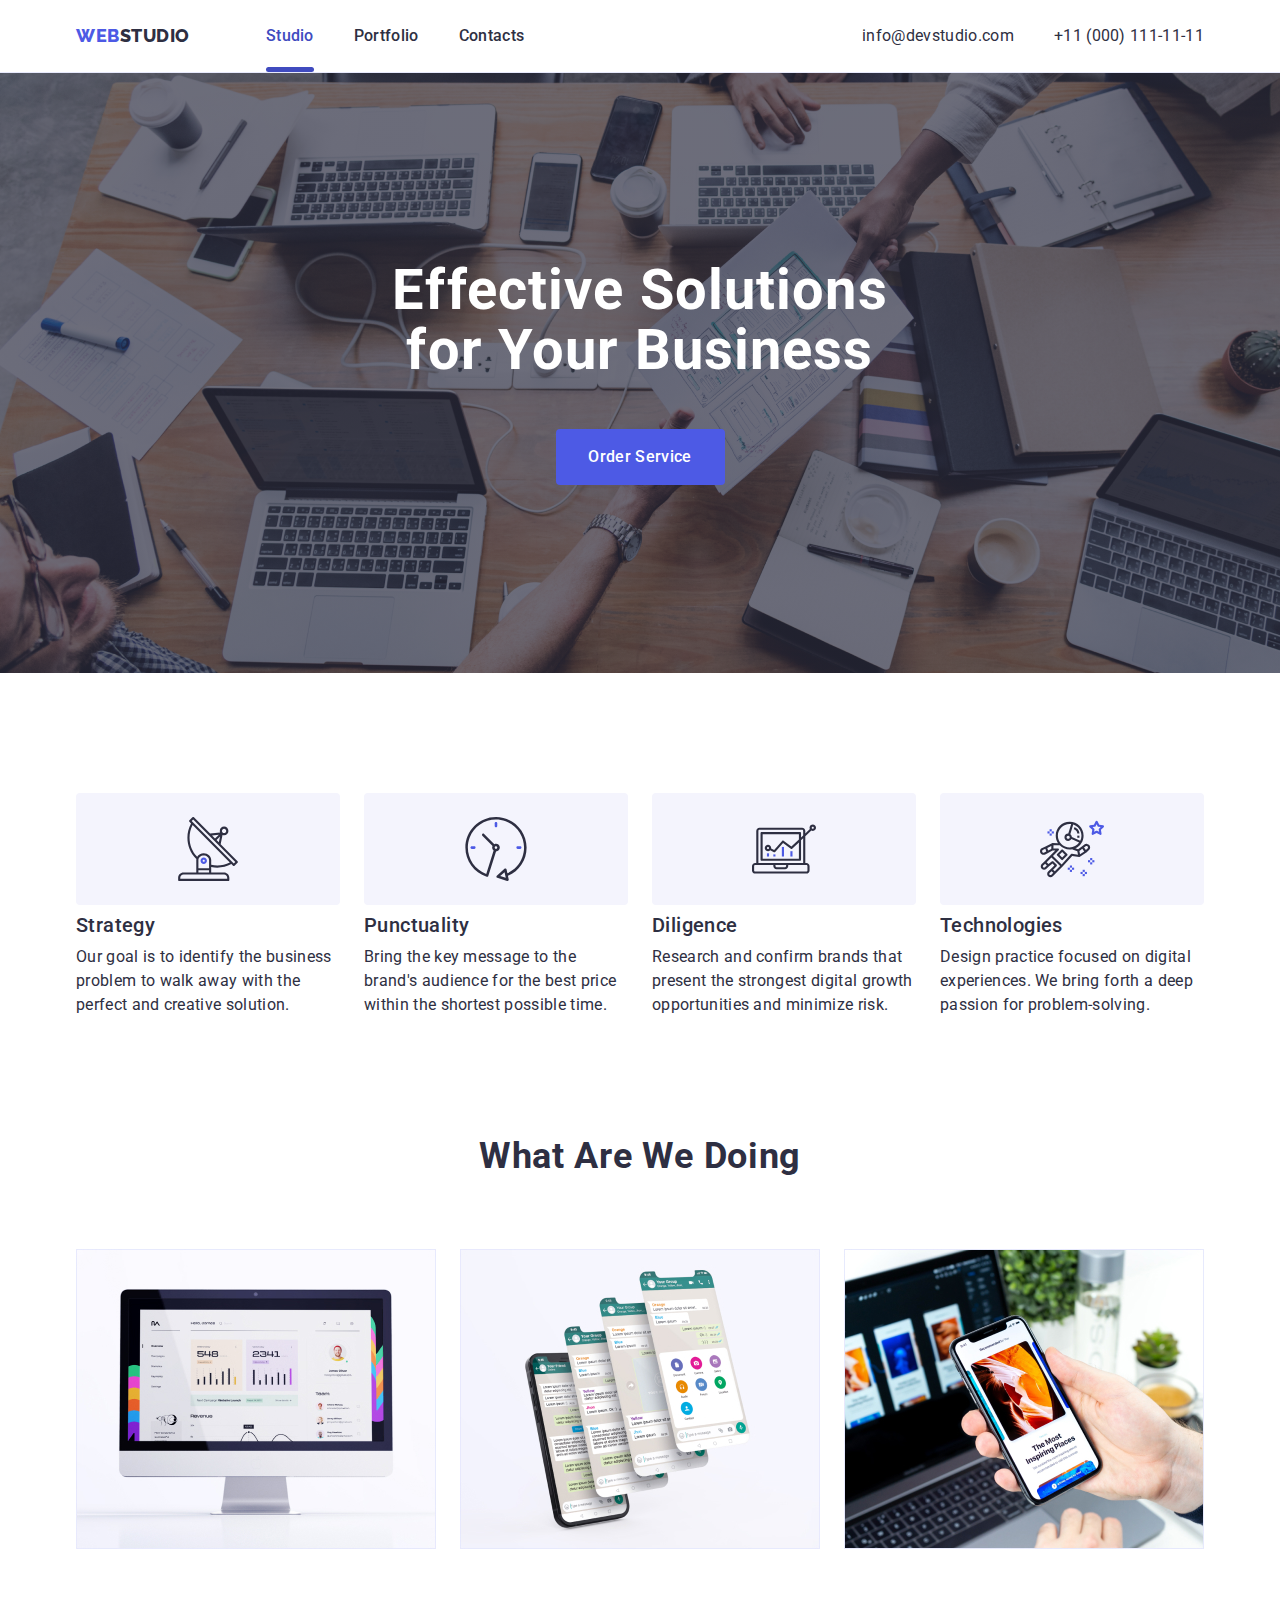
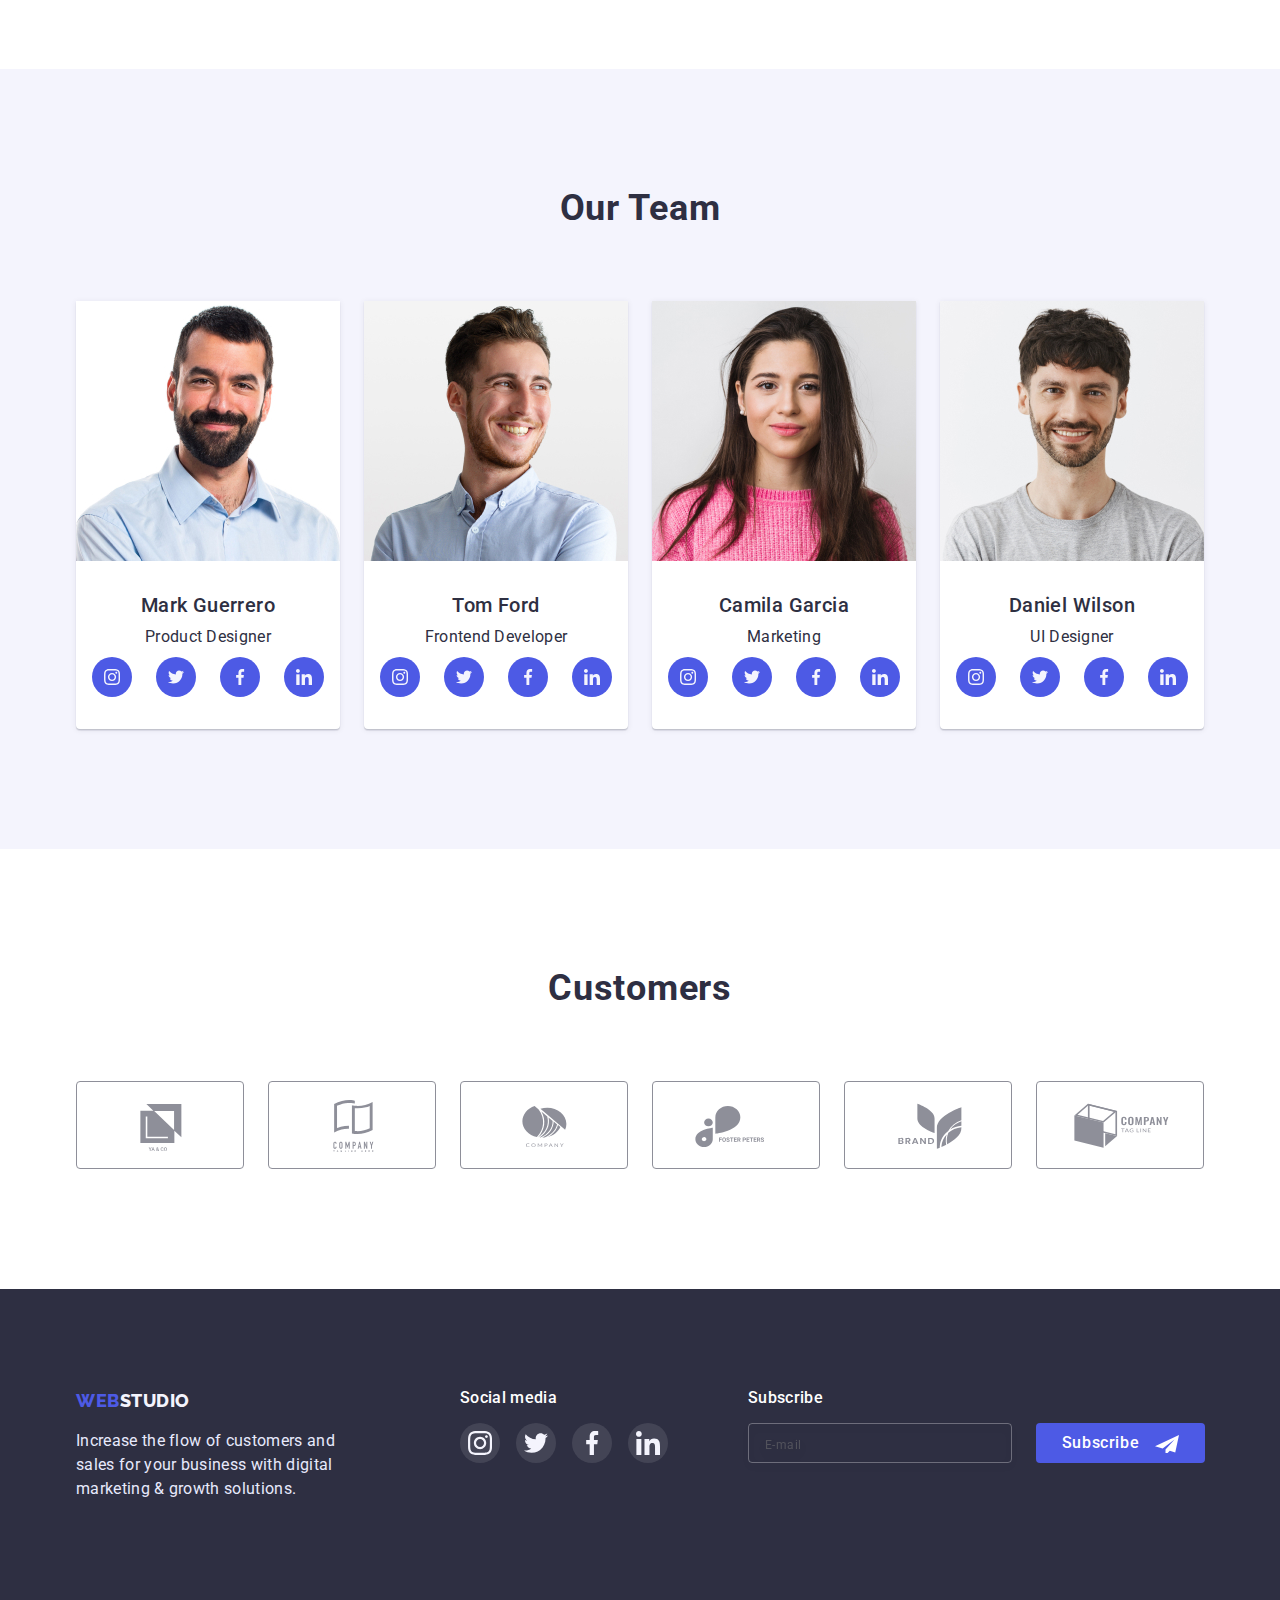
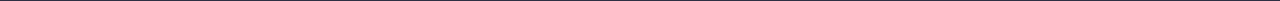
<file: index.html>
<!DOCTYPE html>
<html lang="en">
  <head>
    <meta charset="UTF-8" />
    <meta http-equiv="X-UA-Compatible" content="IE=edge" />
    <meta name="viewport" content="width=device-width, initial-scale=1.0" />
    <title>Document</title>
    <link
      rel="stylesheet"
      href="https://cdnjs.cloudflare.com/ajax/libs/modern-normalize/1.0.0/modern-normalize.min.css"
    />
    <link rel="stylesheet" href="./css/styles.css" />
    <link rel="preconnect" href="https://fonts.googleapis.com" />
    <link rel="preconnect" href="https://fonts.gstatic.com" crossorigin />
    <link
      href="https://fonts.googleapis.com/css2?family=Montserrat:wght@400;700&family=Raleway:wght@800&family=Roboto:wght@400;500;700&display=swap"
      rel="stylesheet"
    />
  </head>
  <body>
    <!-- Header -->
    <header class="header">
      <div class="container main-nav">
        <nav class="header-nav">
          <a href="./index.html" class="logo"
            >Web<span class="accent">Studio</span>
          </a>
          <ul class="site-nav">
            <li class="item">
              <a href="" class="link current">Studio</a>
            </li>
            <li class="item">
              <a href="./portfolio.html" class="link link-header">Portfolio</a>
            </li>
            <li class="item">
              <a href="" class="link link-header">Contacts</a>
            </li>
          </ul>
        </nav>

        <address>
          <ul class="auth-nav">
            <li class="item">
              <a href="mailto:info@devstudio.com" class="link-adress"
                >info@devstudio.com</a
              >
            </li>
            <li class="item">
              <a href="tel:+110001111111" class="link-adress no-margin"
                >+11 (000) 111-11-11</a
              >
            </li>
          </ul>
        </address>
      </div>
    </header>

    <main>
      <!-- Hero -->
      <section class="hero">
        <div class="container">
          <h1 class="hero-title">Effective Solutions for Your Business</h1>
          <button type="button" class="button" data-modal-open>
            Order Service
          </button>
        </div>
      </section>

      <!-- Characteristics -->
      <section class="section">
        <div class="container">
          <h2 class="visually-hidden">Goals</h2>
          <ul class="list">
            <li class="list-item">
              <div class="charscteristics-icon">
                <svg class="svg-char">
                  <use
                    href="./images/symbol-defs.svg#icon-antenna-1"
                    width="64"
                    height="64"
                  ></use>
                </svg>
              </div>

              <h3 class="list-title">Strategy</h3>
              <p class="list-text">
                Our goal is to identify the business problem to walk away with
                the perfect and creative solution.
              </p>
            </li>

            <li class="list-item">
              <div class="charscteristics-icon">
                <svg class="svg-char">
                  <use
                    href="./images/symbol-defs.svg#icon-clock-1"
                    width="64"
                    height="64"
                  ></use>
                </svg>
              </div>

              <h3 class="list-title">Punctuality</h3>
              <p class="list-text">
                Bring the key message to the brand's audience for the best price
                within the shortest possible time.
              </p>
            </li>

            <li class="list-item">
              <div class="charscteristics-icon">
                <svg class="svg-char">
                  <use
                    href="./images/symbol-defs.svg#icon-diagram-1"
                    width="64"
                    height="64"
                  ></use>
                </svg>
              </div>

              <h3 class="list-title">Diligence</h3>
              <p class="list-text">
                Research and confirm brands that present the strongest digital
                growth opportunities and minimize risk.
              </p>
            </li>

            <li class="list-item">
              <div class="charscteristics-icon">
                <svg class="svg-char">
                  <use
                    href="./images/symbol-defs.svg#icon-astronaut-1"
                    width="64"
                    height="64"
                  ></use>
                </svg>
              </div>

              <h3 class="list-title">Technologies</h3>
              <p class="list-text">
                Design practice focused on digital experiences. We bring forth a
                deep passion for problem-solving.
              </p>
            </li>
          </ul>
        </div>
      </section>

      <section class="section section-work">
        <div class="container">
          <h2 class="section-title">What are we doing</h2>
          <ul class="container-work">
            <li class="flex-el">
              <img src="./images/img1.jpg" alt="screenPhone" width="360" />
            </li>

            <li class="flex-el">
              <img src="./images/img2.jpg" alt="phones" width="360" />
            </li>

            <li class="flex-el">
              <img src="./images/img3.jpg" alt="screenphone" width="360" />
            </li>
          </ul>
        </div>
      </section>

      <!-- Our teamm -->

      <section class="section section-color our-team">
        <div class="container">
          <h2 class="section-title">Our Team</h2>
          <ul class="team container-team">
            <li class="flex-el-team">
              <img src="./images/img4.jpg" alt="Product Designer" width="264" />

              <div class="card-content">
                <h3 class="team-title">Mark Guerrero</h3>
                <p class="team-text">Product Designer</p>
                <ul class="team-soc-list">
                  <li class="team-soc-item">
                    <a class="team-soc-link link" href="">
                      <svg class="svg-team" width="16" height="16">
                        <use
                          href="./images/symbol-defs.svg#icon-instagram-2"
                        ></use>
                      </svg>
                    </a>
                  </li>
                  <li class="team-soc-item">
                    <a class="team-soc-link link" href="">
                      <svg class="svg-team" width="16" height="16">
                        <use
                          href="./images/symbol-defs.svg#icon-twitter-1"
                        ></use>
                      </svg>
                    </a>
                  </li>
                  <li class="team-soc-item">
                    <a class="team-soc-link link" href="">
                      <svg class="svg-team" width="16" height="16">
                        <use
                          href="./images/symbol-defs.svg#icon-facebook-1"
                        ></use>
                      </svg>
                    </a>
                  </li>
                  <li class="team-soc-item">
                    <a class="team-soc-link link" href="">
                      <svg class="svg-team" width="16" height="16">
                        <use
                          href="./images/symbol-defs.svg#icon-linkedin-1"
                        ></use>
                      </svg>
                    </a>
                  </li>
                </ul>
              </div>
            </li>

            <li class="flex-el-team">
              <img
                src="./images/img5.jpg"
                alt="Frontend Developer"
                width="264"
              />

              <div class="card-content">
                <h3 class="team-title">Tom Ford</h3>
                <p class="team-text">Frontend Developer</p>
                <ul class="team-soc-list">
                  <li class="team-soc-item">
                    <a class="team-soc-link link" href="">
                      <svg class="svg-team" width="16" height="16">
                        <use
                          href="./images/symbol-defs.svg#icon-instagram-2"
                        ></use>
                      </svg>
                    </a>
                  </li>
                  <li class="team-soc-item">
                    <a class="team-soc-link link" href="">
                      <svg class="svg-team" width="16" height="16">
                        <use
                          href="./images/symbol-defs.svg#icon-twitter-1"
                        ></use>
                      </svg>
                    </a>
                  </li>
                  <li class="team-soc-item">
                    <a class="team-soc-link link" href="">
                      <svg class="svg-team" width="16" height="16">
                        <use
                          href="./images/symbol-defs.svg#icon-facebook-1"
                        ></use>
                      </svg>
                    </a>
                  </li>
                  <li class="team-soc-item">
                    <a class="team-soc-link link" href="">
                      <svg class="svg-team" width="16" height="16">
                        <use
                          href="./images/symbol-defs.svg#icon-linkedin-1"
                        ></use>
                      </svg>
                    </a>
                  </li>
                </ul>
              </div>
            </li>

            <li class="flex-el-team">
              <img src="./images/img6.jpg" alt="Marketing" width="264" />

              <div class="card-content">
                <h3 class="team-title">Camila Garcia</h3>
                <p class="team-text">Marketing</p>
                <ul class="team-soc-list">
                  <li class="team-soc-item">
                    <a class="team-soc-link link" href="">
                      <svg class="svg-team" width="16" height="16">
                        <use
                          href="./images/symbol-defs.svg#icon-instagram-2"
                        ></use>
                      </svg>
                    </a>
                  </li>
                  <li class="team-soc-item">
                    <a class="team-soc-link link" href="">
                      <svg class="svg-team" width="16" height="16">
                        <use
                          href="./images/symbol-defs.svg#icon-twitter-1"
                        ></use>
                      </svg>
                    </a>
                  </li>
                  <li class="team-soc-item">
                    <a class="team-soc-link link" href="">
                      <svg class="svg-team" width="16" height="16">
                        <use
                          href="./images/symbol-defs.svg#icon-facebook-1"
                        ></use>
                      </svg>
                    </a>
                  </li>
                  <li class="team-soc-item">
                    <a class="team-soc-link link" href="">
                      <svg class="svg-team" width="16" height="16">
                        <use
                          href="./images/symbol-defs.svg#icon-linkedin-1"
                        ></use>
                      </svg>
                    </a>
                  </li>
                </ul>
              </div>
            </li>

            <li class="flex-el-team">
              <img src="./images/img7.jpg" alt="UI Designer" width="264" />

              <div class="card-content">
                <h3 class="team-title">Daniel Wilson</h3>
                <p class="team-text">UI Designer</p>
                <ul class="team-soc-list">
                  <li class="team-soc-item">
                    <a class="team-soc-link link" href="">
                      <svg class="svg-team" width="16" height="16">
                        <use
                          href="./images/symbol-defs.svg#icon-instagram-2"
                        ></use>
                      </svg>
                    </a>
                  </li>
                  <li class="team-soc-item">
                    <a class="team-soc-link link" href="">
                      <svg class="svg-team" width="16" height="16">
                        <use
                          href="./images/symbol-defs.svg#icon-twitter-1"
                        ></use>
                      </svg>
                    </a>
                  </li>
                  <li class="team-soc-item">
                    <a class="team-soc-link link" href="">
                      <svg class="svg-team" width="16" height="16">
                        <use
                          href="./images/symbol-defs.svg#icon-facebook-1"
                        ></use>
                      </svg>
                    </a>
                  </li>
                  <li class="team-soc-item">
                    <a class="team-soc-link link" href="">
                      <svg class="svg-team" width="16" height="16">
                        <use
                          href="./images/symbol-defs.svg#icon-linkedin-1"
                        ></use>
                      </svg>
                    </a>
                  </li>
                </ul>
              </div>
            </li>
          </ul>
        </div>
      </section>

      <!-- CUSTOMERS -->
      <section class="section">
        <div class="container">
          <h2 class="section-title">Customers</h2>
          <ul class="customers">
            <li class="customers-item">
              <a class="customers-link link" href="">
                <svg class="customers-svg">
                  <use
                    href="./images/symbol-defs.svg#icon-Logo"
                    width="104"
                    height="56"
                  ></use>
                </svg>
              </a>
            </li>

            <li class="customers-item">
              <a class="customers-link link" href="">
                <svg class="customers-svg">
                  <use
                    href="./images/symbol-defs.svg#icon-Logo-1"
                    width="104"
                    height="56"
                  ></use>
                </svg>
              </a>
            </li>

            <li class="customers-item">
              <a class="customers-link link" href="">
                <svg class="customers-svg">
                  <use
                    href="./images/symbol-defs.svg#icon-Logo-2"
                    width="104"
                    height="56"
                  ></use>
                </svg>
              </a>
            </li>

            <li class="customers-item">
              <a class="customers-link link" href="">
                <svg class="customers-svg">
                  <use
                    href="./images/symbol-defs.svg#icon-Logo-3"
                    width="104"
                    height="56"
                  ></use>
                </svg>
              </a>
            </li>

            <li class="customers-item">
              <a class="customers-link link" href="">
                <svg class="customers-svg">
                  <use
                    href="./images/symbol-defs.svg#icon-Logo-4"
                    width="104"
                    height="56"
                  ></use>
                </svg>
              </a>
            </li>

            <li class="customers-item">
              <a class="customers-link link" href="">
                <svg class="customers-svg">
                  <use
                    href="./images/symbol-defs.svg#icon-Logo-5"
                    width="104"
                    height="56"
                  ></use>
                </svg>
              </a>
            </li>
          </ul>
        </div>
      </section>
    </main>

    <footer class="footer">
      <div class="container footer-wrap">
        <div class="footer-first">
          <a href="./index.html" class="logo logo-footer"
            >Web<span class="accent-footer">Studio</span>
          </a>
          <p class="footer-text">
            Increase the flow of customers and sales for your business with
            digital marketing & growth solutions.
          </p>
        </div>
        <div class="footer-icons">
          <p class="footer-header">Social media</p>
          <ul class="footer-soc-list">
            <li class="footer-soc-item">
              <a class="footer-soc-link link" href="">
                <svg class="svg-footer" width="24" height="24">
                  <use href="./images/symbol-defs.svg#icon-instagram-2"></use>
                </svg>
              </a>
            </li>
            <li class="footer-soc-item">
              <a class="footer-soc-link link" href="">
                <svg class="svg-footer" width="24" height="24">
                  <use href="./images/symbol-defs.svg#icon-twitter-1"></use>
                </svg>
              </a>
            </li>
            <li class="footer-soc-item">
              <a class="footer-soc-link link" href="">
                <svg class="svg-footer" width="24" height="24">
                  <use href="./images/symbol-defs.svg#icon-facebook-1"></use>
                </svg>
              </a>
            </li>
            <li class="footer-soc-item">
              <a class="footer-soc-link link" href="">
                <svg class="svg-footer" width="24" height="24">
                  <use href="./images/symbol-defs.svg#icon-linkedin-1"></use>
                </svg>
              </a>
            </li>
          </ul>
        </div>
        <div class="footer-form">
          <p class="footer-header">Subscribe</p>
          <form class="form-subscribe">
            <input
              class="input-suscribe"
              type="email"
              name="mail"
              id="mail"
              placeholder="E-mail"
            />

            <button type="button" class="button footer-button">
              <span>Subscribe</span>
              <svg class="icon-subscribe" width="24" height="24">
                <use
                  href="./images/symbol-defs.svg#icon-Frame-3"
                  width="24"
                  height="24"
                />
              </svg>
            </button>
          </form>
        </div>
      </div>
    </footer>

    <div class="backdrop is-hidden" data-modal>
      <div class="modal">
        <button type="button" data-modal-close class="icon-close">
          <svg class="modal-icon" width="8" height="8">
            <use
              href="./images/symbol-defs.svg#icon-close-black-18dp-2-1"
            ></use>
          </svg>
        </button>

        <p class="form-title">Leave your contacts and we will call you back</p>

        <form class="form">
          <label class="modal-label">
            <span class="modal-input-text-name">Name</span>
            <span class="input-wrap">
              <input
                type="text"
                name="name"
                class="modal-input"
                placeholder=""
              />
              <svg class="modal-icon-svg" width="18" height="18">
                <use
                  href="./images/symbol-defs.svg#icon-person-black-18dp-1"
                ></use>
              </svg>
            </span>
          </label>

          <label class="modal-label">
            <span class="modal-input-text">Phone</span>
            <span class="input-wrap">
              <input
                type="tel"
                name="phone"
                class="modal-input"
                placeholder=""
              />
              <svg class="modal-icon-svg" width="18" height="24">
                <use
                  href="./images/symbol-defs.svg#icon-phone-black-18dp-1"
                ></use>
              </svg>
            </span>
          </label>

          <label class="modal-label">
            <span class="modal-input-text">Email</span>
            <span class="input-wrap">
              <input
                type="email"
                name="mail"
                class="modal-input"
                placeholder=""
              />
              <svg class="modal-icon-svg" width="18" height="24">
                <use
                  href="./images/symbol-defs.svg#icon-email-black-18dp-1"
                ></use>
              </svg>
            </span>
          </label>

          <div class="modal-field-message">
            <label class="input-text-label" for="user-text">Comments</label>
            <textarea
              name="user-text"
              id="user-text"
              class="modal-message"
              placeholder="Text input"
            ></textarea>
          </div>
          <div class="modal-field">
            <input
              type="checkbox"
              id="policy"
              value="true"
              class="input-checkbox visually-hidden"
            />
            <label for="policy" class="checkbox-text">
              <span>
                I accept the terms and conditions of the
                <a href="" class="policy-style">Privacy Policy</a>
              </span>
            </label>
          </div>

          <button type="submit" class="button button-modalform">Send</button>
        </form>
      </div>
    </div>

    <script src="./js/modal.js"></script>
  </body>
</html>
</file>
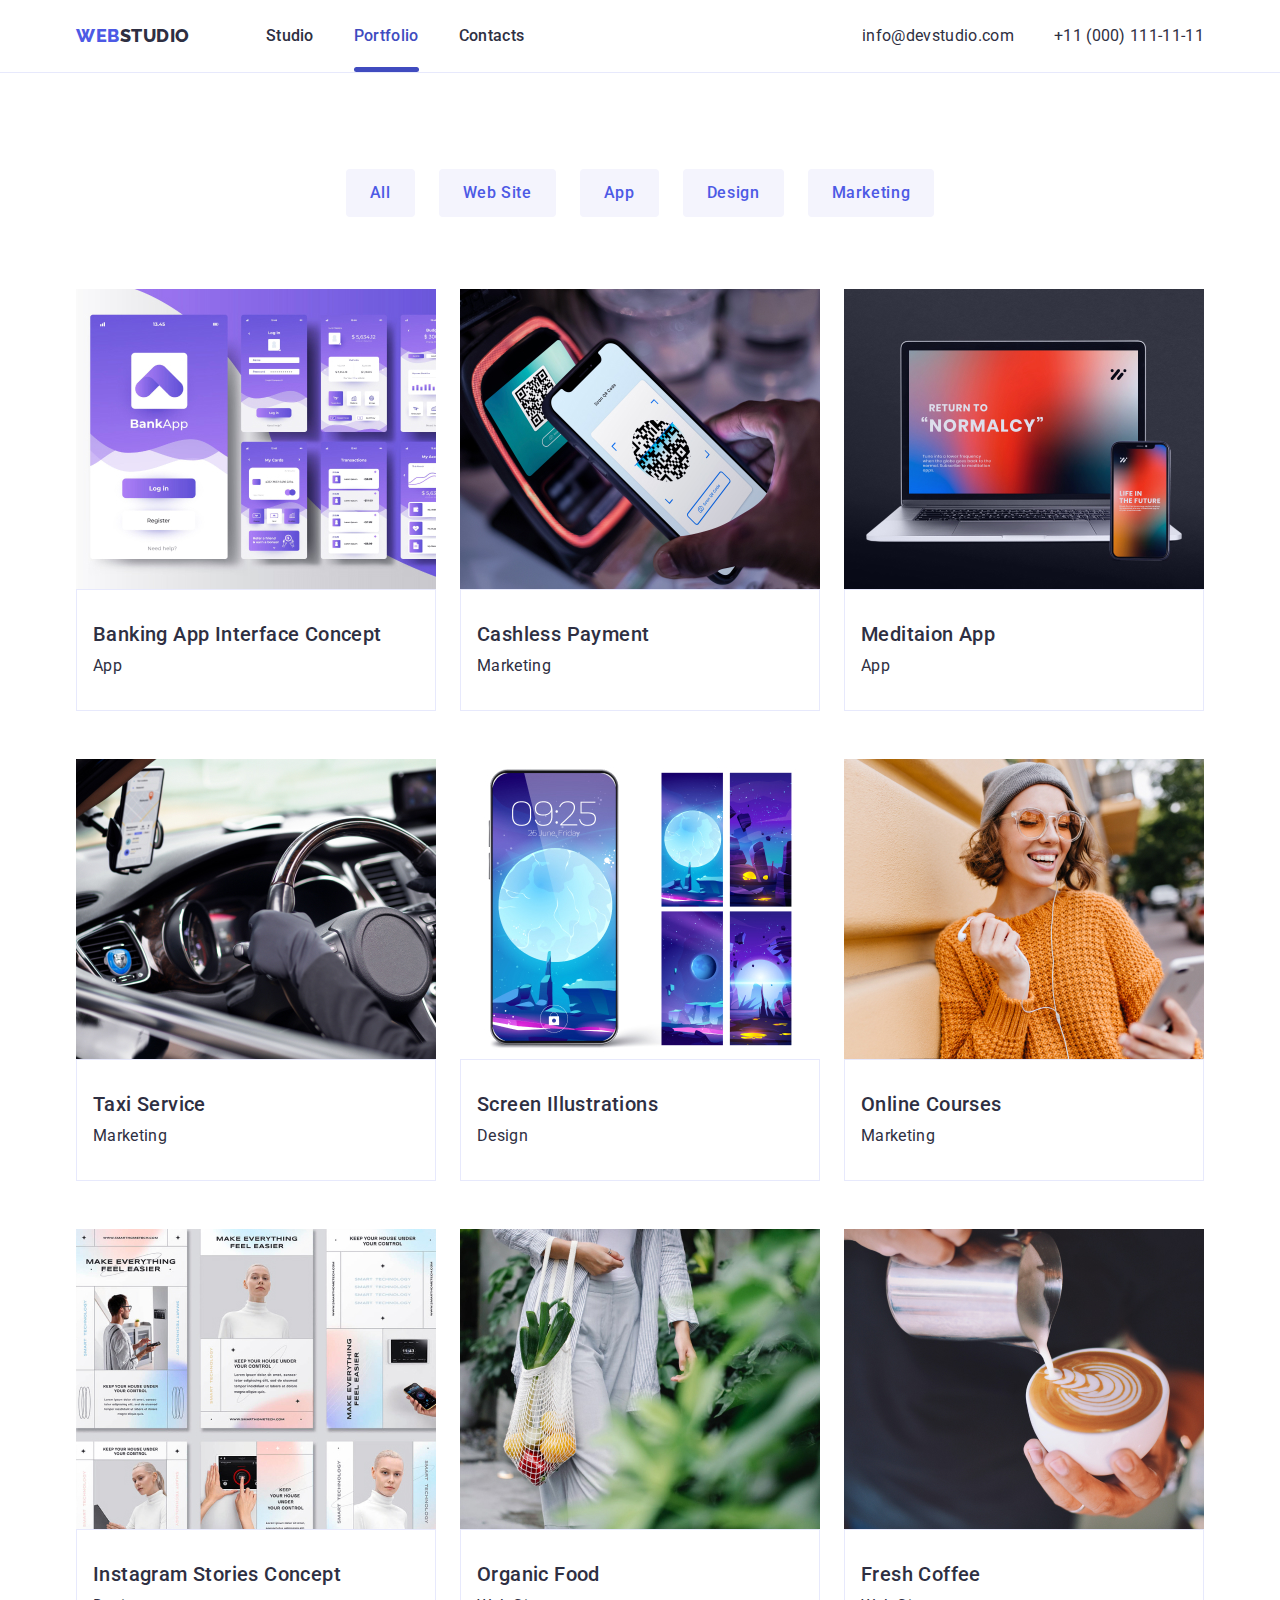
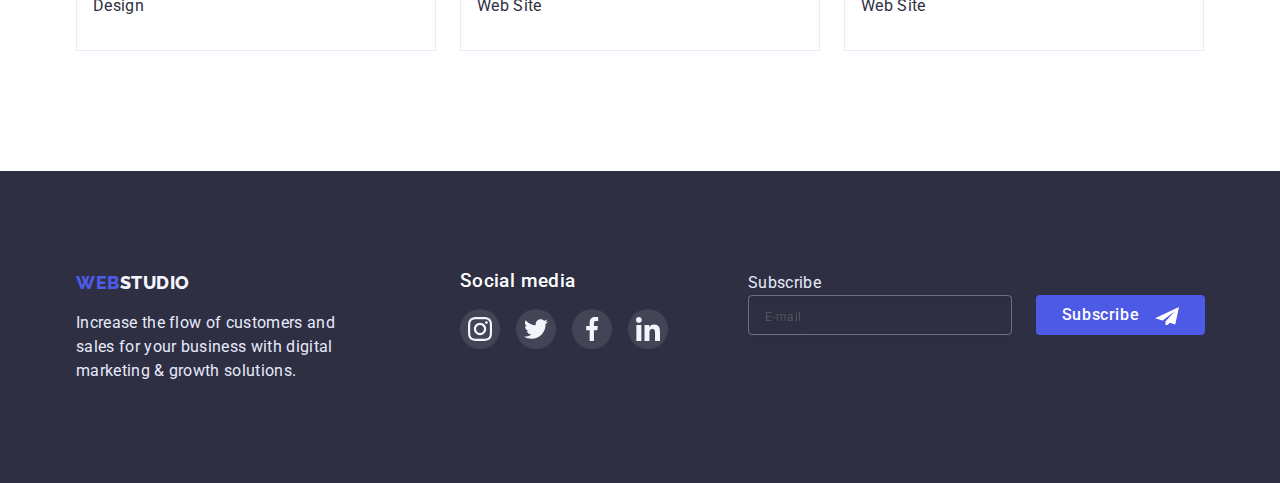
<file: portfolio.html>
<!DOCTYPE html>
<html lang="en">
  <head>
    <meta charset="UTF-8" />
    <meta http-equiv="X-UA-Compatible" content="IE=edge" />
    <meta name="viewport" content="width=device-width, initial-scale=1.0" />
    <title>Document</title>
    <link
      rel="stylesheet"
      href="https://cdnjs.cloudflare.com/ajax/libs/modern-normalize/1.0.0/modern-normalize.min.css"
    />
    <link rel="stylesheet" href="./css/styles.css" />
    <link rel="preconnect" href="https://fonts.googleapis.com" />
    <link rel="preconnect" href="https://fonts.gstatic.com" crossorigin />
    <link
      href="https://fonts.googleapis.com/css2?family=Montserrat:wght@400;700&family=Raleway:wght@800&family=Roboto:wght@400;500;700&display=swap"
      rel="stylesheet"
    />
  </head>
  <body>
    <!-- Header -->
    <header class="header">
      <div class="container main-nav">
        <nav class="header-nav">
          <a href="./index.html" class="logo"
            >Web<span class="accent">Studio</span>
          </a>
          <ul class="site-nav">
            <li class="item">
              <a href="" class="link link-header">Studio</a>
            </li>
            <li class="item">
              <a href="./portfolio.html" class="link current">Portfolio</a>
            </li>
            <li class="item">
              <a href="" class="link link-header">Contacts</a>
            </li>
          </ul>
        </nav>

        <address>
          <ul class="auth-nav">
            <li class="item">
              <a href="mailto:info@devstudio.com" class="link-adress"
                >info@devstudio.com</a
              >
            </li>
            <li class="item">
              <a href="tel:+110001111111" class="link-adress no-margin"
                >+11 (000) 111-11-11</a
              >
            </li>
          </ul>
        </address>
      </div>
    </header>
  </body>

  <main>
    <!-- Filtrs-->
    <section class="section-secondary">
      <div class="container container-button">
        <h1 class="visually-hidden">Filtrs</h1>
        <ul class="filtrs">
          <li class="filtrs-item">
            <button type="button" class="button-header">All</button>
          </li>
          <li class="filtrs-item">
            <button type="button" class="button-header">Web Site</button>
          </li>
          <li class="filtrs-item">
            <button type="button" class="button-header">App</button>
          </li>
          <li class="filtrs-item">
            <button type="button" class="button-header">Design</button>
          </li>
          <li class="filtrs-item">
            <button type="button" class="button-header">Marketing</button>
          </li>
        </ul>
        <h2 class="visually-hidden">List</h2>
        <ul class="container-list">
          <li class="cards-list">
            <a class="cards-link" href="">
              <div class="overlay">
                <img
                  src="./images/img11.jpg"
                  alt="Banking App Interface Concept"
                  width="360"
                />
                <p class="overlay-cards">
                  14 Stylish and User-Friendly App Design Concepts · Task
                  Manager App · Calorie Tracker App · Exotic Fruit Ecommerce App
                  · Cloud Storage App
                </p>
              </div>

              <div class="div-header-paragraf">
                <h3 class="team-title">Banking App Interface Concept</h3>
                <p class="team-text">App</p>
              </div>
            </a>
          </li>

          <li class="cards-list">
            <a class="cards-link" href="">
              <div class="overlay">
                <img
                  src="./images/img22.jpg"
                  alt="Cashless Payment"
                  width="360"
                />

                <p class="overlay-cards">
                  14 Stylish and User-Friendly App Design Concepts · Task
                  Manager App · Calorie Tracker App · Exotic Fruit Ecommerce App
                  · Cloud Storage App
                </p>
              </div>

              <div class="div-header-paragraf">
                <h3 class="team-title">Cashless Payment</h3>
                <p class="team-text">Marketing</p>
              </div>
            </a>
          </li>

          <li class="cards-list">
            <a class="cards-link" href="">
              <div class="overlay">
                <img src="./images/img33.jpg" alt="Meditaion App" width="360" />

                <p class="overlay-cards">
                  14 Stylish and User-Friendly App Design Concepts · Task
                  Manager App · Calorie Tracker App · Exotic Fruit Ecommerce App
                  · Cloud Storage App
                </p>
              </div>

              <div class="div-header-paragraf">
                <h3 class="team-title">Meditaion App</h3>
                <p class="team-text">App</p>
              </div>
            </a>
          </li>

          <li class="cards-list">
            <a class="cards-link" href="">
              <div class="overlay">
                <img src="./images/img44.jpg" alt="Taxi Service" width="360" />

                <p class="overlay-cards">
                  14 Stylish and User-Friendly App Design Concepts · Task
                  Manager App · Calorie Tracker App · Exotic Fruit Ecommerce App
                  · Cloud Storage App
                </p>
              </div>

              <div class="div-header-paragraf">
                <h3 class="team-title">Taxi Service</h3>
                <p class="team-text">Marketing</p>
              </div>
            </a>
          </li>

          <li class="cards-list">
            <a class="cards-link" href="">
              <div class="overlay">
                <img
                  src="./images/img55.jpg"
                  alt="Screen Illustrations"
                  width="360"
                />

                <p class="overlay-cards">
                  14 Stylish and User-Friendly App Design Concepts · Task
                  Manager App · Calorie Tracker App · Exotic Fruit Ecommerce App
                  · Cloud Storage App
                </p>
              </div>

              <div class="div-header-paragraf">
                <h3 class="team-title">Screen Illustrations</h3>
                <p class="team-text">Design</p>
              </div>
            </a>
          </li>

          <li class="cards-list">
            <a class="cards-link" href="">
              <div class="overlay">
                <img
                  src="./images/img66.jpg"
                  alt="Online Courses"
                  width="360"
                />

                <p class="overlay-cards">
                  14 Stylish and User-Friendly App Design Concepts · Task
                  Manager App · Calorie Tracker App · Exotic Fruit Ecommerce App
                  · Cloud Storage App
                </p>
              </div>

              <div class="div-header-paragraf">
                <h3 class="team-title">Online Courses</h3>
                <p class="team-text">Marketing</p>
              </div>
            </a>
          </li>

          <li class="cards-list">
            <a class="cards-link" href="">
              <div class="overlay">
                <img
                  src="./images/img77.jpg"
                  alt="Instagram Stories Concept"
                  width="360"
                />

                <p class="overlay-cards">
                  14 Stylish and User-Friendly App Design Concepts · Task
                  Manager App · Calorie Tracker App · Exotic Fruit Ecommerce App
                  · Cloud Storage App
                </p>
              </div>

              <div class="div-header-paragraf">
                <h3 class="team-title">Instagram Stories Concept</h3>
                <p class="team-text">Design</p>
              </div>
            </a>
          </li>

          <li class="cards-list">
            <a class="cards-link" href="">
              <div class="overlay">
                <img src="./images/img88.jpg" alt="Organic Food" width="360" />

                <p class="overlay-cards">
                  14 Stylish and User-Friendly App Design Concepts · Task
                  Manager App · Calorie Tracker App · Exotic Fruit Ecommerce App
                  · Cloud Storage App
                </p>
              </div>

              <div class="div-header-paragraf">
                <h3 class="team-title">Organic Food</h3>
                <p class="team-text">Web Site</p>
              </div>
            </a>
          </li>

          <li class="cards-list">
            <a class="cards-link" href="">
              <div class="overlay">
                <img src="./images/img99.jpg" alt="Fresh Coffee" width="360" />

                <p class="overlay-cards">
                  14 Stylish and User-Friendly App Design Concepts · Task
                  Manager App · Calorie Tracker App · Exotic Fruit Ecommerce App
                  · Cloud Storage App
                </p>
              </div>

              <div class="div-header-paragraf">
                <h3 class="team-title">Fresh Coffee</h3>
                <p class="team-text">Web Site</p>
              </div>
            </a>
          </li>
        </ul>
      </div>
    </section>
  </main>

  <footer class="footer">
    <div class="container footer-wrap">
      <div class="footer-first">
        <a href="./index.html" class="logo logo-footer"
          >Web<span class="accent-footer">Studio</span>
        </a>
        <p class="footer-text">
          Increase the flow of customers and sales for your business with
          digital marketing & growth solutions.
        </p>
      </div>
      <div class="footer-icons">
        <h3 class="footer-header">Social media</h3>
        <ul class="footer-soc-list">
          <li class="footer-soc-item">
            <a class="footer-soc-link link" href="">
              <svg class="svg-footer" width="24" height="24">
                <use href="./images/symbol-defs.svg#icon-instagram-2"></use>
              </svg>
            </a>
          </li>
          <li class="footer-soc-item">
            <a class="footer-soc-link link" href="">
              <svg class="svg-footer" width="24" height="24">
                <use href="./images/symbol-defs.svg#icon-twitter-1"></use>
              </svg>
            </a>
          </li>
          <li class="footer-soc-item">
            <a class="footer-soc-link link" href="">
              <svg class="svg-footer" width="24" height="24">
                <use href="./images/symbol-defs.svg#icon-facebook-1"></use>
              </svg>
            </a>
          </li>
          <li class="footer-soc-item">
            <a class="footer-soc-link link" href="">
              <svg class="svg-footer" width="24" height="24">
                <use href="./images/symbol-defs.svg#icon-linkedin-1"></use>
              </svg>
            </a>
          </li>
        </ul>
      </div>
      <div class="footer-form">
        <p class="footer-text">Subscribe</p>
        <form class="form-subscribe">
          <input
            class="input-suscribe"
            type="email"
            name="mail"
            id="mail"
            placeholder="E-mail"
          />

          <button type="button" class="button footer-button">
            <span>Subscribe</span>
            <svg class="icon-subscribe" width="24" height="24">
              <use
                href="./images/symbol-defs.svg#icon-Frame-3"
                width="24"
                height="24"
              />
            </svg>
          </button>
        </form>
      </div>
    </div>
  </footer>
</html>
</file>
<file: css/styles.css>
:root {
  --primary-text-color: #434455;
  --title-text-color: #2e2f42;
  --accent-color: #404bbf;
  --white-color: #ffffff;
  --blue-color-button: #4d5ae5;
  --white-color-with-shadow: #f4f4fd;
  --card-shadow: 0px 1px 6px rgba(46, 47, 66, 0.08),
    0px 1px 1px rgba(46, 47, 66, 0.16), 0px 2px 1px rgba(46, 47, 66, 0.08);
  --anamation-cards: cubic-bezier(0.4, 0, 0.2, 1);
}

body {
  color: var(--title-text-color);
  background-color: var(--white-color);
  font-family: 'Roboto', sans-serif;
  letter-spacing: 0.02em;
}

.header {
  border-bottom: 1px solid #e7e9fc;
  /* padding-top: 24px;
  padding-bottom: 24px; */
}

ul {
  list-style: none;
  padding: 0;
  margin: 0;
}

.container {
  max-width: 1158px;
  padding: 0 15px;
  margin: 0 auto;
}

h1,
h2,
h3,
h4,
h5,
h6,
p {
  margin: 0;
}

img {
  display: block;
  max-width: 100%;
  height: auto;
}

.section {
  padding-top: 120px;
  padding-bottom: 120px;
}

.section.no-padding {
  padding-top: 0;
  padding-bottom: 0;
}

.logo {
  font-size: 18px;
  line-height: 24px;
  display: flex;
  align-items: center;

  font-family: Raleway;
  color: var(--blue-color-button);
  text-decoration: none;
  font-weight: 800;
  letter-spacing: 0.03em;
  text-transform: uppercase;
}

.logo .accent {
  color: var(--title-text-color);
}

. element.style {
  color: var(--accent-color);
}
/* Site nav */

.site-nav {
  display: flex;
  margin-left: 76px;
}
.site-nav .item:not(:last-child) {
  margin-right: 40px;
}

.site-nav .link.current {
  color: var(--accent-color);
}
.site-nav .link {
  display: block;
  padding-top: 24px;
  padding-bottom: 24px;

  color: var(--title-text-color);
  font-weight: 500;
  font-size: 16px;
  line-height: 1.5;
  text-decoration: none;
  transition: color 250ms cubic-bezier(0.4, 0, 0.2, 1);
}
.item {
  position: relative;
}
.link-header::after {
  content: '';

  position: absolute;
  left: 0;
  bottom: 0;

  display: block;
  width: 100%;
  height: 5px;
  background-color: var(--accent-color);
  border-radius: 4px;

  transform: scaleX(0);
  transition: transform 250ms cubic-bezier(0.4, 0, 0.2, 1);
}

.link-header:hover::after {
  transform: scaleX(1);
}
.link-header:focus::after {
  transform: scaleX(1);
}

.site-nav .link:hover,
.site-nav .link:focus {
  color: var(--accent-color);
}

.current::after {
  content: '';

  position: absolute;
  left: 0;
  bottom: 0;

  display: block;
  width: 100%;
  height: 5px;
  background-color: var(--accent-color);
  border-radius: 4px;
}

/* auth-nav */

.auth-nav {
  display: flex;
  margin-left: auto;
}

.auth-nav .item:not(:last-child) {
  margin-right: 40px;
}

.auth-nav .link-adress {
  color: var(--title-text-color);
  font-family: 'Roboto';
  font-style: normal;
  font-weight: 400;
  font-size: 16px;
  line-height: 1.5;
  text-decoration: none;

  transition: color 250ms cubic-bezier(0.4, 0, 0.2, 1);
}

.auth-nav .link-adress:hover,
.auth-nav .link-adress:focus {
  color: var(--accent-color);
}

.main-nav {
  display: flex;
  align-items: center;
}

.header-nav {
  display: flex;
  margin-right: auto;
}

/* Hero */

.hero {
  background-color: var(--title-text-color);
  text-align: center;
  padding: 188px 0;
  background-size: cover;
  background-repeat: no-repeat;
  max-width: 1440px;
  height: 600px;
  margin-left: auto;
  margin-right: auto;
  background-image: linear-gradient(
      rgba(46, 47, 66, 0.7),
      rgba(46, 47, 66, 0.7)
    ),
    url(../images/people-office111.jpg);
}

.hero-title {
  margin: 0 auto;
  margin-bottom: 48px;
  text-align: center;

  color: var(--white-color);
  font-weight: 700;
  font-size: 56px;
  line-height: 1.07;
  letter-spacing: 0.02em;
  width: 496px;
}

.button:hover,
.button:focus {
  background-color: var(--accent-color);
}

.button {
  min-width: 169px;
  padding: 16px 32px;
  display: inline-block;
  border-radius: 4px;
  border: none;

  color: var(--white-color);
  background-color: var(--blue-color-button);
  font-family: inherit;
  font-weight: 500;
  font-size: 16px;
  line-height: 1.5;
  letter-spacing: 0.02em;

  cursor: pointer;
  transition: background-color 250ms cubic-bezier(0.4, 0, 0.2, 1);
}


/* Sections  */

.visually-hidden {
  position: absolute;
  width: 1px;
  height: 1px;
  margin: -1px;
  border: 0;
  padding: 0;

  white-space: nowrap;
  clip-path: inset(100%);
  clip: rect(0 0 0 0);
  overflow: hidden;
}

/* Characteristics*/

.list {
  display: flex;
}

.list-item {
  width: 264px;
}

.list .list-item:not(:last-child) {
  margin-right: 24px;
}

.charscteristics-icon {
  margin-bottom: 8px;

  display: flex;
  align-items: center;
  justify-content: center;
  width: 264px;
  height: 112px;
  background-color: #f4f4fd;
  border-radius: 4px;
}

.svg-char {
  width: 64px;
  height: 64px;
}

.list-title {
  margin-top: 0;
  margin-bottom: 8px;

  color: var(--title-text-color);
  font-weight: 500;
  font-size: 20px;
  line-height: 1.2;
  letter-spacing: 0.02em;
}

.list-text {
  color: var(--title-text-color);
  font-weight: 400;
  font-size: 16px;
  line-height: 1.5;
  letter-spacing: 0.02em;
}
.list .list-title {
  margin-top: 0;
  margin-bottom: 8px;
}

.list .list-text {
  margin-top: 0;
}

/* What are we doing */

.section-work {
  padding-top: 0;
}

.container-work {
  padding: 0;
  margin: 0;

  display: flex;
  flex-wrap: wrap;
  justify-content: space-between;
  gap: 24px;
}

/* Team */

.container-team {
  padding: 0;
  margin: 0;

  display: flex;
  flex-wrap: wrap;
  justify-content: space-between;
}

.container-team > .flex-el-team {
  /* flex-basis: calc(100 / 4); */
  box-shadow: var(--card-shadow);
  border-radius: 0px 0px 4px 4px;
  background-color: var(--white-color);
}

.card-content {
  padding: 32px 16px;
  text-align: center;
}

.team-soc-list {
  display: flex;
  justify-content: center;
  margin-top: 8px;

  gap: 24px;
}

.team-soc-item {
  width: 40px;
  height: 40px;
}
.team-soc-link {
  width: 100%;
  height: 100%;
  border-radius: 50%;
  background-color: var(--blue-color-button);
  display: flex;
  justify-content: center;
  align-items: center;

  transition: background-color 250ms cubic-bezier(0.4, 0, 0.2, 1);
}

.svg-team {
  fill: var(--white-color-with-shadow);
}

.team-soc-link:hover,
.team-soc-link:focus {
  background-color: var(--accent-color);

  animation: shake 2s;
}

@keyframes shake {
  0%,
  50%,
  100% {
    transform: rotate(0deg);
  }

  10%,
  30% {
    transform: rotate(-10deg);
  }

  20%,
  40% {
    transform: rotate(10deg);
  }
}

.section-title {
  margin-top: 0;
  margin-bottom: 72px;

  font-weight: 700;
  font-size: 36px;
  line-height: 1.11;
  text-align: center;

  letter-spacing: 0.02em;
  text-transform: capitalize;
  color: var(--title-text-color);
}

.section-color {
  background-color: var(--white-color-with-shadow);
}
.team-title {
  color: var(--title-text-color);
  font-weight: 500;
  font-size: 20px;
  line-height: 1.2;
  letter-spacing: 0.02em;
}

.team-text {
  color: var(--title-text-color);
  font-weight: 400;
  font-size: 16px;
  line-height: 1.5;
  letter-spacing: 0.02em;
}

/* ////////////customers/////////////// */

.customers {
  display: flex;
  padding: 0;
  margin: 0;

  align-items: center;
  gap: 24px;
  width: 100%;
  height: 100%;
  justify-content: center;
}

.customers-link {
  display: flex;
  border: 1px solid currentColor;
  align-items: center;
  justify-content: center;
  width: 168px;
  height: 88px;
  color: #8e8f99;
  border-radius: 4px;

  transition: color 250ms cubic-bezier(0.4, 0, 0.2, 1);
}

.customers-link:is(:hover, :focus) {
  color: var(--accent-color);
}

.customers-item {
}

.customers-svg {
  fill: currentColor;
  width: 104px;
  height: 56px;
}
/* .customers-link:is(:hover, :focus) {
  border-color: var(--accent-color);
}

.customers-link:is(:hover, :focus) .customers-svg {
  fill: var(--accent-color);
} */

/* Portfolio */

/*__________BUTTONS Filtrs___________- */

.section-secondary {
  padding-top: 96px;
  padding-bottom: 120px;
}

.filtrs {
  display: flex;
  justify-content: center;
  margin-bottom: 72px;
}

.filtrs .filtrs-item:not(:last-child) {
  margin-right: 24px;
}

.button-header {
  padding: 12px 24px;
  font-weight: 500;
  font-size: 16px;
  line-height: 1.5;
  display: flex;
  align-items: center;
  text-align: center;
  letter-spacing: 0.04em;
  color: var(--blue-color-button);
  cursor: pointer;
  font-family: inherit;
  background-color: var(--white-color-with-shadow);
  border: none;
  border-radius: 4px;

  transition: background-color 250ms cubic-bezier(0.4, 0, 0.2, 1),
    color 250ms cubic-bezier(0.4, 0, 0.2, 1),
    box-shadow 250ms cubic-bezier(0.4, 0, 0.2, 1);
}

.filtrs .button-header:active {
  color: var(--white-color);
  background: var(--accent-color);
}

.button-header:hover,
.button-header:focus {
  color: var(--white-color);
  background-color: #404bbf;
  box-shadow: var(--card-shadow);
}

/* _________________CARDS_________________ */

.container-list {
  display: flex;
  flex-wrap: wrap;
  margin-left: -24px;
  margin-top: -48px;
}

.container-list > .cards-list {
  flex-basis: calc(100 / 3-48px);
  margin-left: 24px;
  margin-top: 48px;
}

.cards-list {
  cursor: pointer;
}

.overlay {
  position: relative;
  overflow: hidden;
}

.overlay-cards {
  position: absolute;
  display: flex;
  padding-top: 40px;
  padding-left: 32px;

  top: 0;
  left: 0;
  width: 100%;
  height: 100%;
  color: var(--white-color-with-shadow);
  background-color: var(--blue-color-button);

  transform: translateY(100%);
  transition: transform 250ms cubic-bezier(0.4, 0, 0.2, 1);
}

.cards-link:hover .overlay-cards,
.cards-link:focus .overlay-cards {
  transform: translateY(0);
}

.cards-link {
  display: block;
  text-decoration: none;
   box-shadow 250ms cubic-bezier(0.4, 0, 0.2, 1);
}

.cards-link:is(:hover, :focus) {
  box-shadow: var(--card-shadow);
}

.div-header-paragraf {
  padding: 32px 16px;
  border: 1px solid #e7e9fc;
}

.team-text {
  margin-top: 8px;
}

/* _________FOOTER___________ */

.footer {
  background-color: var(--title-text-color);
  padding-top: 100px;
  padding-bottom: 100px;
}

.footer-wrap {
  display: flex;
}

.footer-first {
  margin-right: 120px;
}

.footer-text {
  color: #e7e9fc;
  font-weight: 400;
  font-size: 16px;
  line-height: 1.5;
  width: 264px;
}

.logo .accent-footer {
  color: var(--white-color-with-shadow);
}

.logo-footer {
  padding: 0;
  margin-bottom: 16px;
}

.footer-header {
  margin-bottom: 16px;
  font-family: 'Roboto';
  font-weight: 500;
  letter-spacing: 0.02em;
  color: var(--white-color);
}

.footer-soc-list {
  display: flex;
  justify-content: center;
  /* margin-top: 8px;
  margin-bottom: 32px; */
  gap: 24px;
  align-items: flex-start;
  padding: 0px;
  gap: 16px;
}

.footer-soc-link {
  width: 40px;
  height: 40px;
  border-radius: 50%;
  background-color: rgba(255, 255, 255, 0.1);
  display: flex;
  justify-content: center;
  align-items: center;

  transition: background-color 250ms cubic-bezier(0.4, 0, 0.2, 1);
}

.svg-footer {
  width: 24px;
  fill: var(--color2, #f4f4fd);
}

.footer-soc-link:hover,
.footer-soc-link:focus {
  fill: var(--white-color-with-shadow);
  background-color: #31d0aa;

  animation: shake 2s;
}

@keyframes shake {
  0%,
  50%,
  100% {
    transform: rotate(0deg);
  }

  10%,
  30% {
    transform: rotate(-10deg);
  }

  20%,
  40% {
    transform: rotate(10deg);
  }
}

.footer-form {
    margin-left: 80px;
}



.form-subscribe {
    display: flex;
}

.input-suscribe {
    padding-left: 16px;
    display: block;
    color: #FFFFFF;
    background: none;
    outline: none;
    border: 1px solid rgba(255, 255, 255, 0.3);
    filter: drop-shadow(0px 4px 4px rgba(0, 0, 0, 0.15));
    border-radius: 4px;
    width: 264px;
    height: 40px;
    transition: fill 2500ms cubic-bezier(0.4, 0, 0.2, 1);
}

.input-suscribe::placeholder {
    font-size: 12px;
    line-height: 1.2;
    letter-spacing: 0.04em;
    color: rgba(117, 117, 117, 0.5);
}

.input-suscribe:focus {
    border-color: var(--brand-main-btn-hover);
}

.footer-button {
  width: 165px;
  height: 40px;
  display: flex;
    flex-direction: row;
    justify-content: center;
    align-items: center;
    margin-left: 24px;
    padding: 0;
     font-size: 16px;
    letter-spacing: 0.04em;
}


.icon-subscribe {
    width: 24px;
    height: 20px;
    margin-left: 16px;
}



/*---------------- MODAL WINDOW-------------- */

.backdrop {
  
  position: fixed;
  top: 0;
  left: 0;
  width: 100%;
  height: 100%;
  background-color: rgba(46, 47, 66, 0.4);

  opacity: 1;
  transition: opacity 250ms cubic-bezier(0.4, 0, 0.2, 1);
}

.backdrop.is-hidden {
  opacity: 0;
  pointer-events: none;
}

.backdrop.is-hidden.modal {
  transform: translate(-50%, -50%) scale(0.9) linear;
}

.modal {
  position: absolute;
  top: 50%;
  left: 50%;
  padding: 24px;
  padding-top: 72px;
  

  width: 408px;
 min-height: 584px;

  background-color: #fcfcfc;

  transform: translate(-50%, -50%) scale(1);
  transition: transform 250ms cubic-bezier(0.4, 0, 0.2, 1);
}

.modal-icon {
  fill: currentColor;
  width: 8px;
  height: 8px;
  transition: currentColor 250ms cubic-bezier(0.4, 0, 0.2, 1);
}

 .icon-close{
  position: absolute;
    top: 24px;
    right: 24px;
    display: flex;
    justify-content: center;
    align-items: center;
    cursor: pointer;
    margin-left: auto; 
    padding: 0;
    width: 24px;
    height: 24px;
    border-radius: 50%;
    background: #E7E9FC;
    border: 1px solid rgba(0, 0, 0, 0.1);
    transition: background-color 250ms cubic-bezier(0.4, 0, 0.2, 1);
} 

.icon-close:is(:hover, :focus) {
  background-color: var(--accent-color);
  color: var(--white-color);
}


.form-title {
    font-weight: 500;
    font-size: 16px;
    line-height: 1.5;
    margin-bottom: 16px;
    text-align: center;
    letter-spacing: 0.02em;
    color: #2E2F42;
}

.form {
   display: flex;
 flex-direction: column;
}

.modal-input {
  
  width: 100%;
  height: 40px;
  border-radius: 4px;
  background-color: transparent;
    padding-left: 38px;
    outline: none;
    border: 1px solid rgba(33, 33, 33, 0.2);
    transition: border-color 250ms cubic-bezier(0.4, 0, 0.2, 1);
}


.modal-input:focus {
  border-color: var(--blue-color-button);
}

.modal-input:focus + .modal-icon-svg {
  fill: var(--blue-color-button);
}

.modal-label {
 margin-bottom: 8px;
}


.modal-input-text-name {
  display: block;
  font-size: 12px;
  color: #8E8F99;
  margin-bottom: 4px;
  letter-spacing: 0.04em;
}

.modal-input-text {
  display: block;
  font-size: 12px;
  color: #8E8F99;
  margin-bottom: 4px;
  letter-spacing: 0.02em;
}

.input-wrap {
  position: relative;
  display: block;
 
}


.modal-icon-svg {
  position: absolute;
  top: 50%;
    left: 19px;
    transform: translate(0, -50%);
    display: block;
    width: 18px;
    height: 24px;
    fill: #2E2F42;
   transition: fill 250ms cubic-bezier(0.4, 0, 0.2, 1);
}
  

.modal-message {
  width: 100%;
  height: 120px;
   padding: 8px 16px;
  border-radius: 4px;
  background-color: transparent;
  
  outline: none;
  border: 1px solid rgba(33, 33, 33, 0.2);
  resize: none;

  transition: border-color 250ms cubic-bezier(0.4, 0, 0.2, 1);
}


.modal-message::placeholder {
    font-size: 12px;
    line-height: 1.2;
    letter-spacing: 0.04em;
    color: rgba(117, 117, 117, 0.5);
}

.modal-message:focus {
    outline: none;
    border-color: var(--brand-main-btn-back);
}

.input-text-label {
font-size: 12px;
letter-spacing: 0.01em;
color: #8E8F99;
}

.modal-field-message {
  margin-bottom: 16px;
}

   .modal-field {
      margin-bottom: 24px;
   }
    

.checkbox-text {
  display: flex;
  font-size: 12px;
  letter-spacing: 0.04em;
  align-items: center;
  line-height: 1.17;

  color: #757575;
}

.checkbox-text::before {
  content: '';
margin-right: 8px;
width: 16px;
height: 16px;
border: 1.25px solid #2E2F42;
border-radius: 2px;
}

.input-checkbox:checked + .checkbox-text::before {
  background-color: var(--accent-color);
  border: none;
  background-image: url(../images/Vector.svg);
  background-repeat: no-repeat;
  background-position: center;
}

.input-checkbox:focus + .checkbox-text::before {
  border-color: var(--accent-color);
}


.policy-style {
  font-size: 12px;
  line-height: 1.2;
  letter-spacing: 0.04em;
  color: #4D5AE5;
}


.button-modalform {
    width: 169px;
    height: 56px;
     display: block;
    margin: 0 auto; 
  
}
</file>
